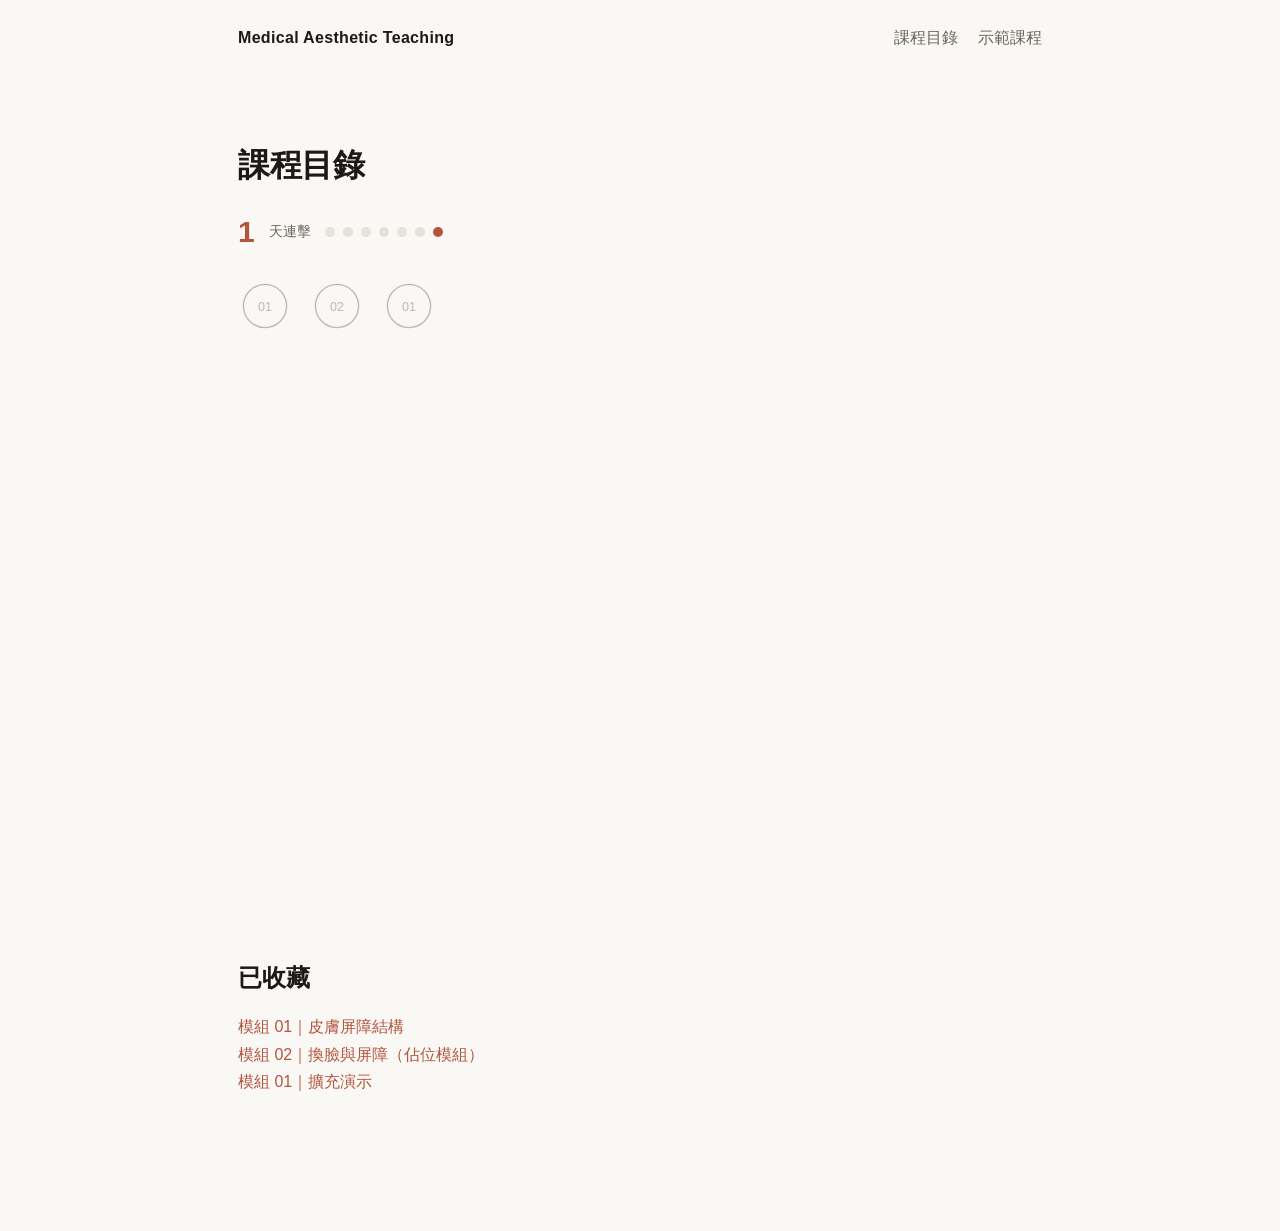
<file: pages/index.html>
<!DOCTYPE html>
<!-- 框架層骨架頁（新增課程時本檔零改動——內容全由 courses.yml 註冊表驅動） -->
<html lang="zh-Hant">
<head>
<meta charset="utf-8">
<meta name="viewport" content="width=device-width, initial-scale=1">
<title>醫美教學站｜課程目錄</title>
<link rel="stylesheet" href="../assets/css/site.css">
<script src="../assets/js/site.js" defer></script>
</head>
<body data-page="home">
<div id="m12-scroll-progress" data-mid="M12" aria-hidden="true"></div>
<header class="topbar"><span class="brand">Medical Aesthetic Teaching</span>
<nav><a href="index.html">課程目錄</a><a href="course.html">示範課程</a></nav></header>
<main class="wrap">
  <h1 class="reveal">課程目錄</h1>
  <!-- M6 連擊：數字＋7 格圓點日曆 -->
  <div class="streak-row" id="m6-streak" data-mid="M6"><span class="streak-count">0</span><span class="muted">天連擊</span><span class="streak-dots"><i></i><i></i><i></i><i></i><i></i><i></i><i></i></span></div>
  <!-- M5 印章槽：達標模組點亮 -->
  <div class="seal-row" id="m5-seal-row" data-mid="M5"></div>
  <!-- M10 路徑卡（註冊表驅動） -->
  <div id="m10-path-cards" data-mid="M10"></div>
  <!-- M11 已收藏區 -->
  <h2 class="reveal">已收藏</h2>
  <ul id="m11-bookmark-shelf" data-mid="M11" style="list-style:none;padding:0"></ul>
</main>
</body>
</html>
</file>
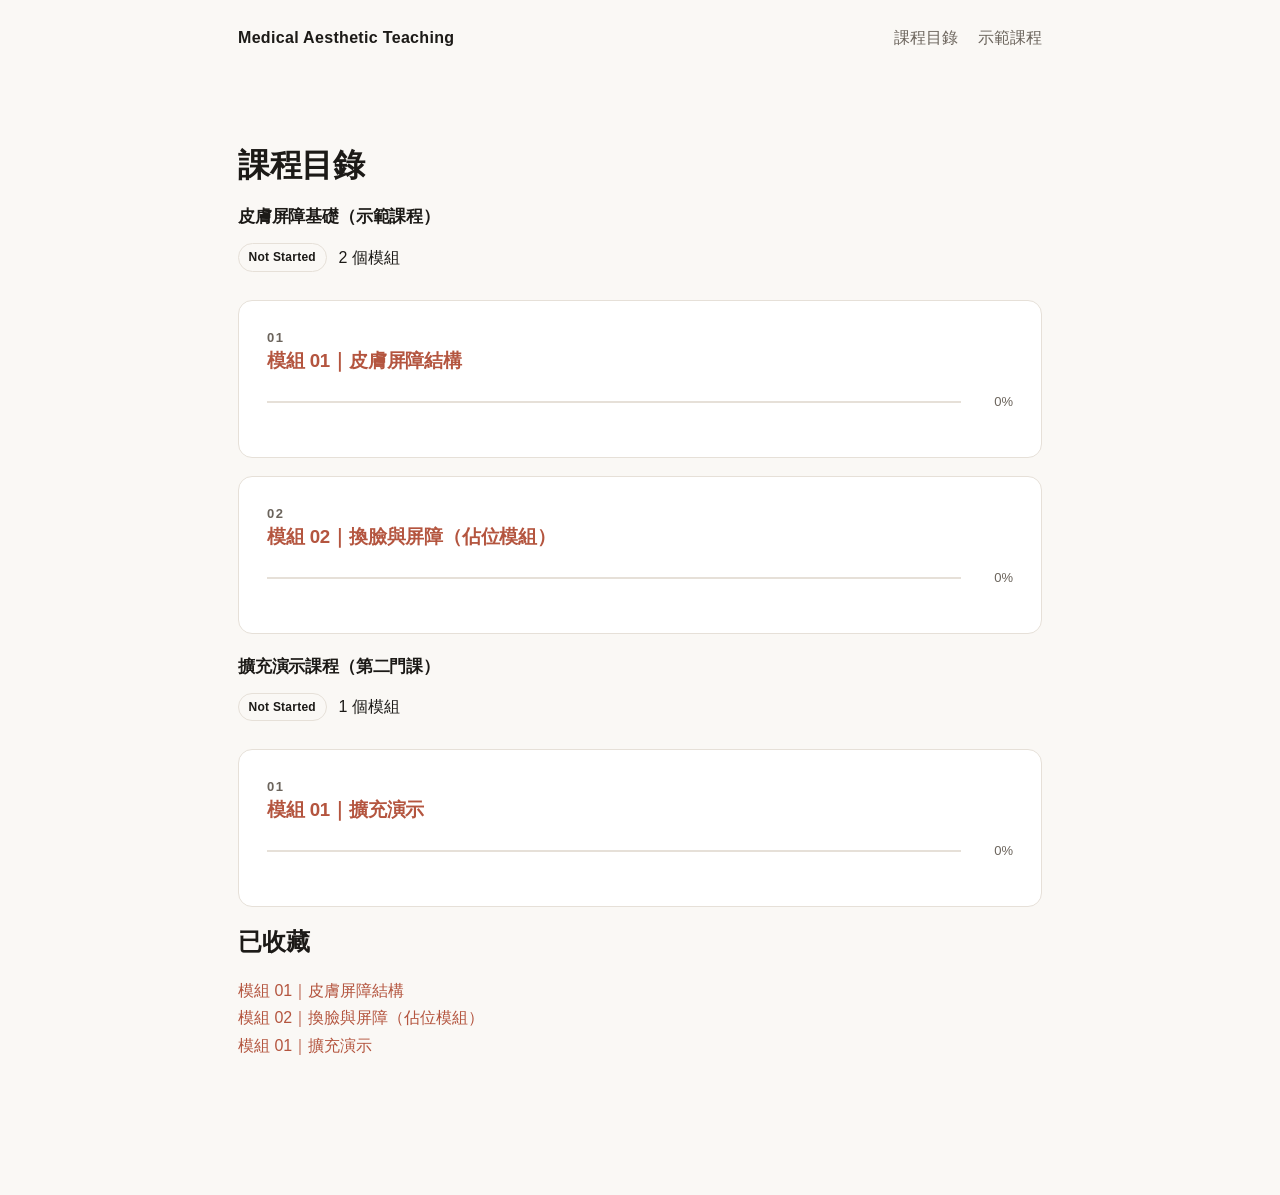
<file: site/pages/index.html>
<!DOCTYPE html>
<!-- 框架層骨架頁（新增課程時本檔零改動——內容全由 courses.yml 註冊表驅動） -->
<html lang="zh-Hant">
<head>
<meta charset="utf-8">
<meta name="viewport" content="width=device-width, initial-scale=1">
<title>醫美教學站｜課程目錄</title>
<link rel="stylesheet" href="../assets/css/site.css?v=4">
<script src="../assets/js/site.js?v=4" defer></script>
</head>
<body data-page="home">
<div id="m12-scroll-progress" data-mid="M12" aria-hidden="true"></div>
<header class="topbar"><span class="brand">Medical Aesthetic Teaching</span>
<nav><a href="index.html">課程目錄</a><a href="course.html">示範課程</a></nav></header>
<main class="wrap">
  <h1 class="reveal">課程目錄</h1>
  <!-- M10 路徑卡（註冊表驅動） -->
  <div id="m10-path-cards" data-mid="M10"></div>
  <!-- M11 已收藏區 -->
  <h2 class="reveal">已收藏</h2>
  <ul id="m11-bookmark-shelf" data-mid="M11" style="list-style:none;padding:0"></ul>
</main>
</body>
</html>
</file>
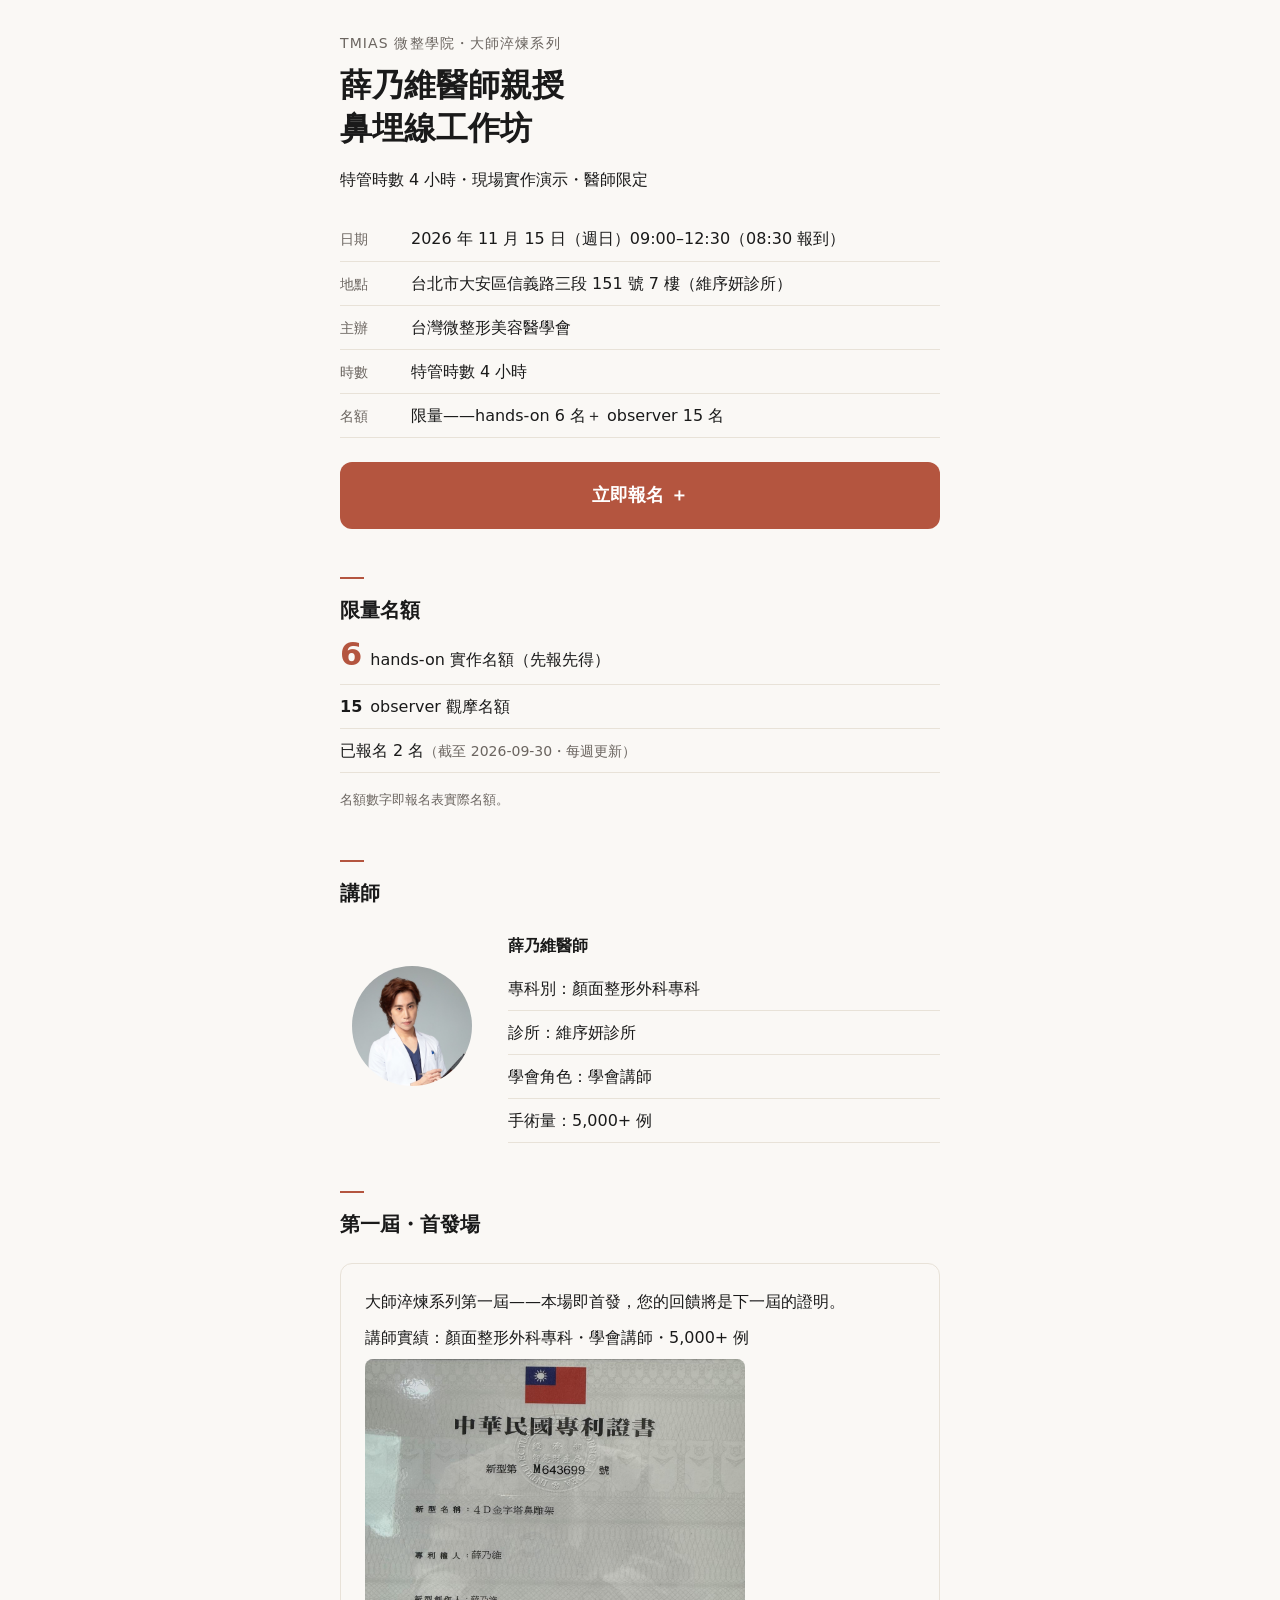
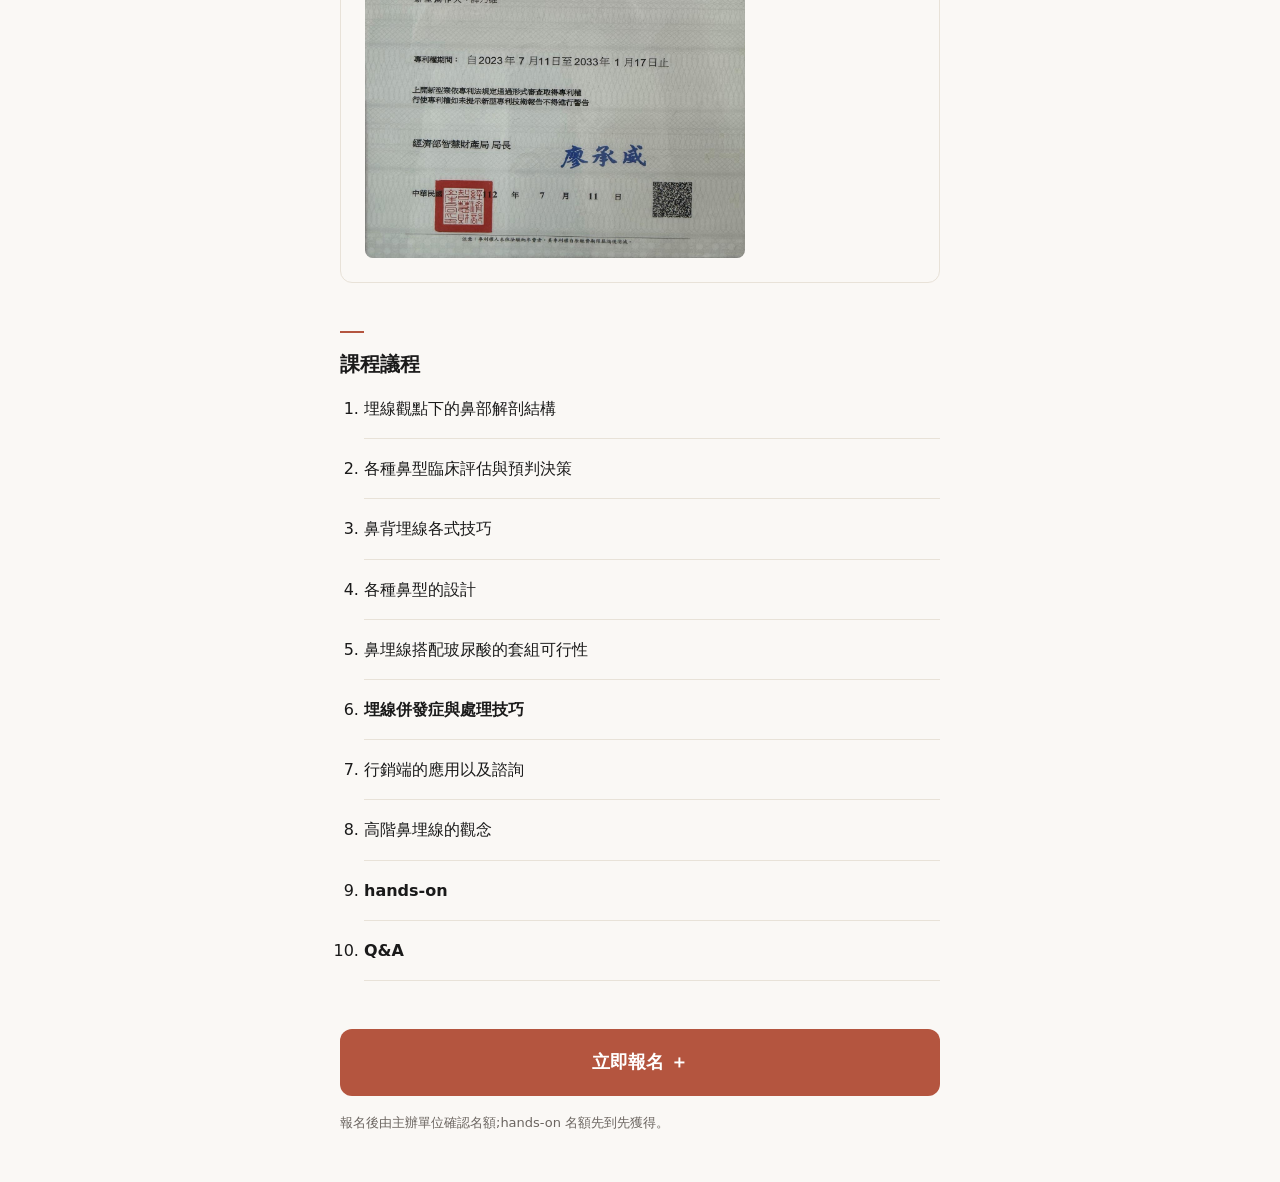
<file: site/landing/tmias191/index.html>
<!DOCTYPE html>
<html lang="zh-Hant">
<head>
<meta charset="UTF-8">
<meta name="viewport" content="width=device-width, initial-scale=1">

<!-- ===== Meta（手寫，非 CMS 模板）=====
     部署前必做：把下方所有 qqhairdoctor.com/landing/tmias191/ 佔位換成實際部署路徑（canonical／og:url 須與之一致）。 -->
<title>薛乃維醫師親授・鼻埋線工作坊｜TMIAS 微整學院大師淬煉系列（2026/11/15 台北）</title>
<meta name="description" content="TMIAS 微整學院大師淬煉系列：薛乃維醫師親授鼻埋線工作坊，授課時數 4 小時、名額限量、現場實作演示。2026/11/15（日）於台北市大安區信義路三段維序妍診所，即刻報名。">

<!-- canonical＝self（本頁差異化內容自有 canonical,不 cross-domain 指回學會 CMS 頁——已定案:跨域 canonical 是單向 hint,會把 authority 倒貼給平台頁) -->
<link rel="canonical" href="https://qqhairdoctor.com/landing/tmias191/">

<!-- ===== Open Graph（社群分享預覽）=====
     og:image 目前為佔位絕對 URL,上線後需置換實際上傳的 1200×630 圖檔,
     且路徑不得落在被 robots.txt Disallow 的位置（社群爬蟲可抓路徑）。
     ⚠ DOM 有 tag 只是代理指標——上線後務必用分享預覽調試工具實抓驗證（見規格 md「上線驗證」節）。 -->
<meta property="og:title" content="薛乃維醫師親授・鼻埋線工作坊｜2026/11/15 台北・名額限量">
<meta property="og:description" content="TMIAS 微整學院大師淬煉系列：薛乃維醫師親授鼻埋線工作坊，現場實作演示，授課時數 4 小時。立即佔名額。">
<meta property="og:image" content="https://qqhairdoctor.com/landing/tmias191/og-image.jpg">
<meta property="og:image:width" content="1200">
<meta property="og:image:height" content="630">
<meta property="og:url" content="https://qqhairdoctor.com/landing/tmias191/">
<meta property="og:type" content="website">
<meta property="og:site_name" content="維序妍診所 Vesuyan">
<meta property="og:locale" content="zh_TW">

<!-- ===== Twitter/X Card（fallback 預覽）===== -->
<meta name="twitter:card" content="summary_large_image">
<meta name="twitter:title" content="薛乃維醫師親授・鼻埋線工作坊｜2026/11/15 台北">
<meta name="twitter:description" content="TMIAS 微整學院大師淬煉系列,現場實作演示,4 小時授課時數,名額限量。">
<meta name="twitter:image" content="https://qqhairdoctor.com/landing/tmias191/og-image.jpg">

<!-- ===== Schema.org Event JSON-LD（本頁唯一自有槓桿:官方 CMS 頁加不了,本頁加得上）===== -->
<script type="application/ld+json">
{
  "@context": "https://schema.org",
  "@type": "Event",
  "name": "TMIAS 微整學院大師淬煉系列——薛乃維醫師鼻埋線工作坊",
  "startDate": "2026-11-15T09:00:00+08:00",
  "endDate": "2026-11-15T12:30:00+08:00",
  "eventAttendanceMode": "OnsiteEventAttendanceMode",
  "performerMaxAttendeeCount": 21,
 "maximumAttendeeCapacity": 21,
  "eventStatus": "EventScheduled",
  "description": "薛乃維醫師親授鼻埋線工作坊,含現場實作演示,授課時數 4 小時（hands-on 6 名＋observer 15 名）。",
  "organizer": {
    "@type": "Organization",
    "name": "台灣微整形美容醫學會（TMIAS）"
  },
  "performer": {
    "@type": "Person",
    "name": "薛乃維"
  },
  "location": {
    "@type": "Place",
    "name": "維序妍診所",
    "address": {
      "@type": "PostalAddress",
      "addressRegion": "台灣台北市大安區",
      "streetAddress": "信義路三段 151 號 7 樓"
    }
  },
  "offers": {
    "@type": "Offer",
    "url": "https://www.surveycake.com/s/7m3mA",
    "availability": "https://schema.org/InStock",
    "validThrough": "2026-11-14T23:59:00+08:00"
  }
}
</script>

<style>
  /* 行動優先・無框架・系統字體・内聯 CSS */
  :root {
    --color-bg: #faf8f5;
    --color-accent: #b4553f;        /* 全站唯一強調色；CTA、稀缺數字、區塊標題線 */
    --color-ink: #1a1a1a;
    --color-muted: #6b6560;
    --color-hairline: #e8e2d8;
    --font-family: system-ui, -apple-system, "PingFang TC", "Microsoft JhengHei", "Noto Sans TC", sans-serif;
    --fs-body: 1rem; --fs-sm: .875rem; --fs-h1: clamp(1.5rem, 6vw, 2rem); --fs-h2: 1.25rem;
    --space-2: .5rem; --space-4: 1rem; --space-6: 1.5rem; --space-8: 2rem; --space-12: 3rem;
    --transition-fast: 150ms ease; --transition-normal: 250ms ease; /* 只用 150–300ms 單發 */
  }
  *, *::before, *::after { box-sizing: border-box; }
  html { font-size: 16px; }
  body {
    margin: 0;
    font-family: var(--font-family);
    color: var(--color-ink);
    background: var(--color-bg);
    line-height: 1.7;
    -webkit-font-smoothing: antialiased;
  }
  .wrap { max-width: 640px; margin: 0 auto; padding: var(--space-8) 20px var(--space-12); }
  section { margin-top: var(--space-12); } /* 區塊間＝--space-12（§2 鎖），留白分隔、不分隔線 */

  /* L2 區塊標題：24×2px accent 標題線（token 註明「區塊標題線」唯一落點） */
  h2 { font-size: var(--fs-h2); font-weight: 700; line-height: 1.5; margin: 0; }
  h2::before { content: ""; display: block; width: 24px; height: 2px; background: var(--color-accent); margin-bottom: var(--space-4); }
  h2 + * { margin-top: var(--space-6); } /* 區塊內元件間 --space-6 */

  .eyebrow { font-size: var(--fs-sm); letter-spacing: .08em; color: var(--color-muted); margin: 0 0 var(--space-2); }
  h1 { font-size: var(--fs-h1); line-height: 1.35; margin: 0 0 var(--space-4); font-weight: 700; }
  .subtitle { font-size: var(--fs-body); margin: 0 0 var(--space-6); }
  .keyinfo { list-style: none; padding: 0; margin: 0 0 var(--space-6); }
  .keyinfo li { padding: var(--space-2) 0; border-bottom: 1px solid var(--color-hairline); display: flex; gap: var(--space-2); align-items: baseline; }
  .keyinfo .k { flex: 0 0 4.5em; color: var(--color-muted); font-size: var(--fs-sm); }

  /* CTA（§10）：頂＋尾同一元件；全站 destination 只有一條 */
  .cta {
    display: block;
    text-align: center;
    background: var(--color-accent);
    color: #fff;
    text-decoration: none;
    font-size: 1.125rem;
    font-weight: 700;
    padding: 18px 24px; /* 觸控目標 ≥44px（§4 現值保持） */
    border-radius: 12px;
    margin: var(--space-4) 0 0;
    transition: opacity var(--transition-fast);
  }
  .cta:hover { opacity: .94; }
  .cta:active { opacity: .9; }
  .cta:focus-visible { outline: 2px solid var(--color-accent); outline-offset: 3px; }
  .cta:visited { color: #fff; }
  .note { font-size: .8125rem; color: var(--color-muted); margin: var(--space-4) 0 0; }

  /* 區塊 2・真實稀缺：keyinfo 語彙（hairline 細線分隔、baseline 對齊） */
  .rows { list-style: none; padding: 0; margin: 0; }
  .rows li { padding: var(--space-2) 0; border-bottom: 1px solid var(--color-hairline); display: flex; gap: var(--space-2); align-items: baseline; }
  .big { font-size: var(--fs-h1); font-weight: 700; color: var(--color-accent); line-height: 1.35; } /* L5 稀缺大數字：全站只出現在區塊 2 的 hands-on */
  .rows .plain { font-weight: 700; color: var(--color-ink); }

  /* 區塊 3・講師資歷 */
  .who-name { font-size: var(--fs-body); font-weight: 700; margin: 0 0 var(--space-2); }
  .who-cred { list-style: none; padding: 0; margin: 0; }
  .who-cred li { padding: var(--space-2) 0; border-bottom: 1px solid var(--color-hairline); }
  .data-pending { color: var(--color-muted); font-size: var(--fs-sm); }

  /* 區塊 4・社會證明（佔位狀態＝信任條） */
  .trust { border: 1px solid var(--color-hairline); border-radius: 12px; padding: var(--space-6); margin-top: var(--space-6); }
  .trust p { margin: 0; }
  .trust p + p { margin-top: var(--space-2); }
  .patent img { display: block; width: 100%; max-width: 380px; height: auto; border-radius: 8px; margin-top: var(--space-2); }

  /* 區塊 5・議程：原生 ol marker、不自訂 counter；加重僅字重 700、不用 accent */
  .agenda { padding-left: var(--space-6); margin: 0; }
  .agenda li { padding: var(--space-4) 0; border-bottom: 1px solid var(--color-hairline); }

  /* 動效（§3/§8 鎖）：區塊 2–5 單發淡入＋上移 12px；Hero 與尾 CTA 不動 */
  @keyframes reveal-up {
    from { opacity: 0; transform: translateY(12px); }
    to { opacity: 1; transform: translateY(0); }
  }
  @supports (animation-timeline: view()) {
    .reveal { animation: reveal-up var(--transition-normal) both; animation-timeline: view(); }
  }
  @media (prefers-reduced-motion: reduce) {
    *, *::before, *::after { animation: none !important; transition: none !important; }
  }

  /* 唯一 breakpoint（§11）：僅講師區塊轉雙欄，其餘不動 */
  @media (min-width: 640px) {
    .who-grid { display: grid; grid-template-columns: 144px 1fr; gap: var(--space-6); align-items: center; }
    .who-photo img { width: 144px; height: 144px; }
  }
  .who-photo { margin: 0 0 var(--space-6); }
  .who-photo img { display: block; width: 120px; height: 120px; border-radius: 50%; margin: 0 auto; }
</style>
</head>
<body>
<main class="wrap">

  <!-- 區塊 1・Hero（主視口，不動效）：眉標 → H1 → 副標 → 關鍵資訊 → 報名鈕 -->
  <header class="hero">
    <p class="eyebrow">TMIAS 微整學院・大師淬煉系列</p>
    <h1>薛乃維醫師親授<br>鼻埋線工作坊</h1>
    <p class="subtitle">特管時數 4 小時・現場實作演示・醫師限定</p>

    <ul class="keyinfo">
      <li><span class="k">日期</span><span>2026 年 11 月 15 日（週日）09:00–12:30（08:30 報到）</span></li>
      <li><span class="k">地點</span><span>台北市大安區信義路三段 151 號 7 樓（維序妍診所）</span></li>
      <li><span class="k">主辦</span><span>台灣微整形美容醫學會</span></li>
      <li><span class="k">時數</span><span>特管時數 4 小時</span></li>
      <li><span class="k">名額</span><span>限量——hands-on 6 名＋ observer 15 名</span></li>
    </ul>

    <!-- 全站唯一 destination：直接流量,不帶 UTM（按鈕實例可重複,同字同連結） -->
    <a class="cta" href="https://www.surveycake.com/s/7m3mA">立即報名 ＋</a>
  </header>

  <!-- 區塊 2・真實稀缺（緊貼首屏下緣；375px 下 h2 標題線露出折線下） -->
  <section class="reveal">
    <h2>限量名額</h2>
    <ul class="rows">
      <li><span class="big">6</span><span>hands-on 實作名額（先報先得）</span></li>
      <li><span class="plain">15</span><span>observer 觀摩名額</span></li>
      <li><span>已報名 2 名<span class="data-pending">（截至 2026-09-30・每週更新）</span></span></li><!-- 每週更新位（素材輪 Q3 鎖）：現況 2 單＝秘書確認鎖定單（Q16）；上線日填最終實數,不做假倒數、不做動態計數器 -->
    </ul>
    <p class="note">名額數字即報名表實際名額。</p>
  </section>

  <!-- 區塊 3・講師資歷（具名＋可驗證；無數據列不渲染、不留灰框） -->
  <section class="reveal">
    <h2>講師</h2>
    <div class="who-grid">
      <div class="who-photo">
        <!-- 素材輪鎖定（2026-09-30 晚）：素材已到、DATA PENDING 解除——720×720 JPEG 63KB（規格內）；alt 按 §9 模板填滿 -->
        <img src="assets/doctor-720.jpg" alt="薛乃維醫師——維序妍診所顏面整形外科專科，學會講師的照片" width="120" height="120" loading="lazy" decoding="async">
      </div>
      <div>
        <p class="who-name">薛乃維醫師</p>
        <ul class="who-cred">
          <li>專科別：顏面整形外科專科</li>
          <li>診所：維序妍診所</li>
          <li>學會角色：學會講師</li>
          <li>手術量：5,000+ 例</li>
        </ul>
      </div>
    </div>
  </section>

  <!-- 區塊 4・社會證明（素材輪鎖定：無往期學員＝第一屆！改「第一屆・首發場」稀缺正向包裝，與限量區塊同向；內容＝講師實績條＋專利證書展示位） -->
  <section class="reveal">
    <h2>第一屆・首發場</h2>
    <div class="trust">
      <p>大師淬煉系列第一屆——本場即首發，您的回饋將是下一屆的證明。</p>
      <p>講師實績：顏面整形外科專科・學會講師・5,000+ 例</p>
      <!-- 專利證書（素材已到：透視校正＋反光壓制＋≤250KB；380px 顯示尺寸 vision 驗收 PASS） -->
      <p class="patent"><img src="assets/patent-certificate.jpg" alt="中華民國專利證書——新型第M643699號，新型名稱4D金字塔鼻雕架，專利權人薛乃維" loading="lazy" decoding="async"></p>
    </div>
  </section>

<!-- 區塊 5・議程：原學會頁九條＋Zack 加的 hands-on（第9）；Q&A 移末；加重僅字重 700、不用 accent -->
  <section class="reveal">
    <h2>課程議程</h2>
    <ol class="agenda">
      <li>埋線觀點下的鼻部解剖結構</li>
      <li>各種鼻型臨床評估與預判決策</li>
      <li>鼻背埋線各式技巧</li>
      <li>各種鼻型的設計</li>
      <li>鼻埋線搭配玻尿酸的套組可行性</li>
      <li><strong>埋線併發症與處理技巧</strong></li>
      <li>行銷端的應用以及諮詢</li>
      <li>高階鼻埋線的觀念</li>
      <li><strong>hands-on</strong></li>
      <li><strong>Q&amp;A</strong></li>
    </ol>
  </section>

  <!-- 區塊 6・尾 CTA（與頂部同元件同字同連結；不動效） -->
  <section>
    <a class="cta" href="https://www.surveycake.com/s/7m3mA">立即報名 ＋</a>
    <p class="note">報名後由主辦單位確認名額;hands-on 名額先到先獲得。</p>
  </section>

</main>
</body>
</html>
</file>
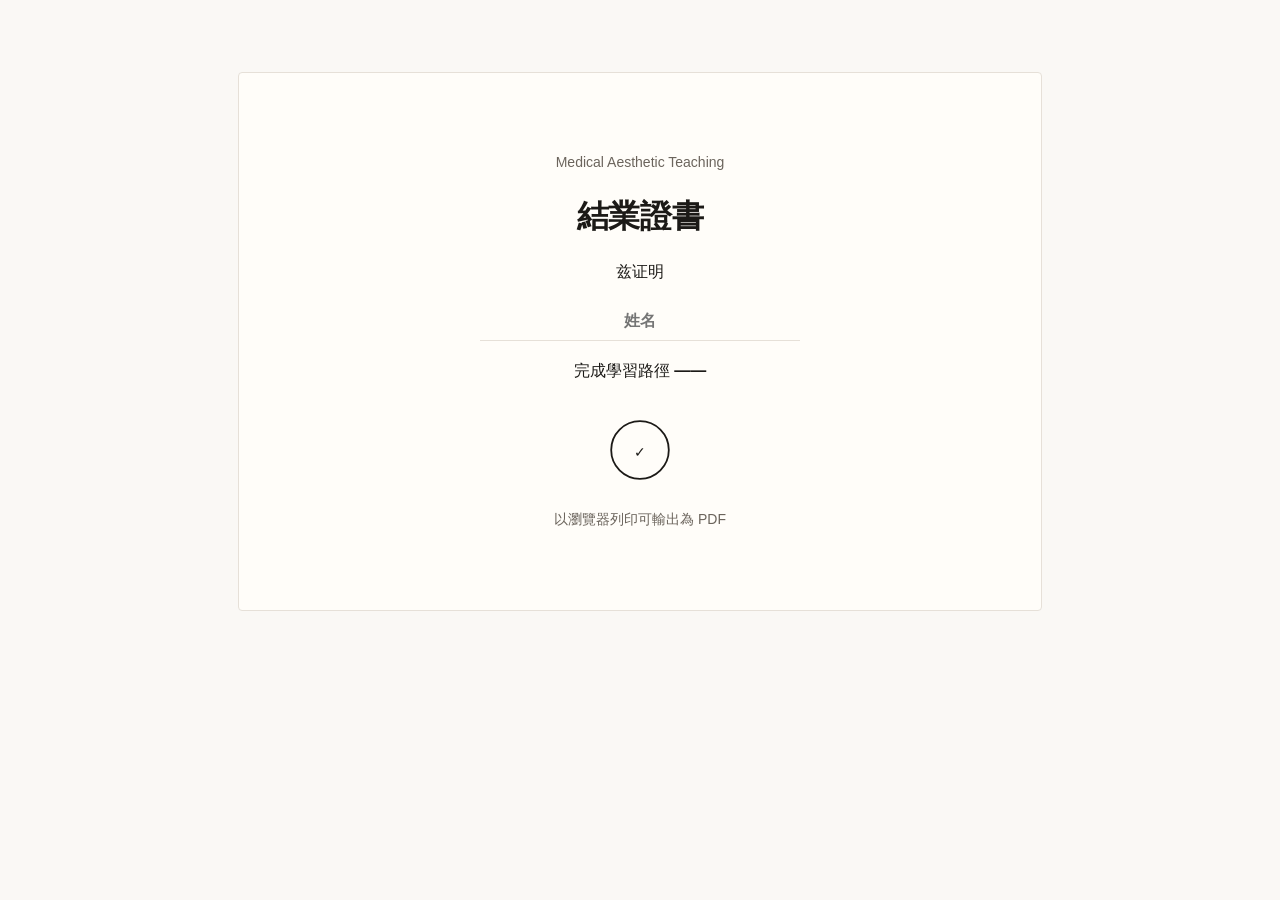
<file: pages/certificate.html>
<!DOCTYPE html>
<!-- M13 證書頁（框架層骨架，對所有課程通用；姓名存 localStorage） -->
<html lang="zh-Hant">
<head>
<meta charset="utf-8">
<meta name="viewport" content="width=device-width, initial-scale=1">
<title>結業證書｜Medical Aesthetic Teaching</title>
<link rel="stylesheet" href="../assets/css/site.css">
<style>@media print { nav, .no-print { display: none; } }</style>
<script src="../assets/js/site.js" defer></script>
</head>
<body data-page="certificate">
<div id="m12-scroll-progress" data-mid="M12" aria-hidden="true"></div>
<main class="wrap">
  <div class="cert-sheet" id="m13-certificate" data-mid="M13">
    <p class="muted no-print"> Medical Aesthetic Teaching</p>
    <h1>結業證書</h1>
    <p>兹证明</p>
    <input type="text" id="cert-name" placeholder="姓名" aria-label="姓名">
    <p>完成學習路徑 <strong id="cert-course">——</strong></p>
    <div class="seal"><svg width="72" height="72" viewBox="0 0 60 60" fill="none" stroke="currentColor" stroke-width="1.5" style="stroke-dasharray:220;animation:draw 300ms cubic-bezier(.22,.61,.36,1) 1 forwards"><circle cx="30" cy="30" r="24"/><text x="30" y="36" text-anchor="middle" font-size="12" stroke="none" fill="currentColor">✓</text></svg></div>
    <p class="muted no-print">以瀏覽器列印可輸出為 PDF</p>
  </div>
</main>
<script>
// certificate 頁專用渲染（讀注册表＋localStorage；非互動機制，不動框架層）
document.addEventListener("DOMContentLoaded", async () => {
  const ls = k => { try { return JSON.parse(localStorage.getItem(k)) ?? ""; } catch { return ""; } };
  const params = new URLSearchParams(location.search);
  const courseId = params.get("course");
  if (courseId) document.getElementById("cert-course").textContent = courseId;
  const nameEl = document.getElementById("cert-name");
  nameEl.value = ls("mats-name");
  nameEl.addEventListener("input", () => localStorage.setItem("mats-name", JSON.stringify(nameEl.value)));
});
</script>
</body>
</html>
</file>
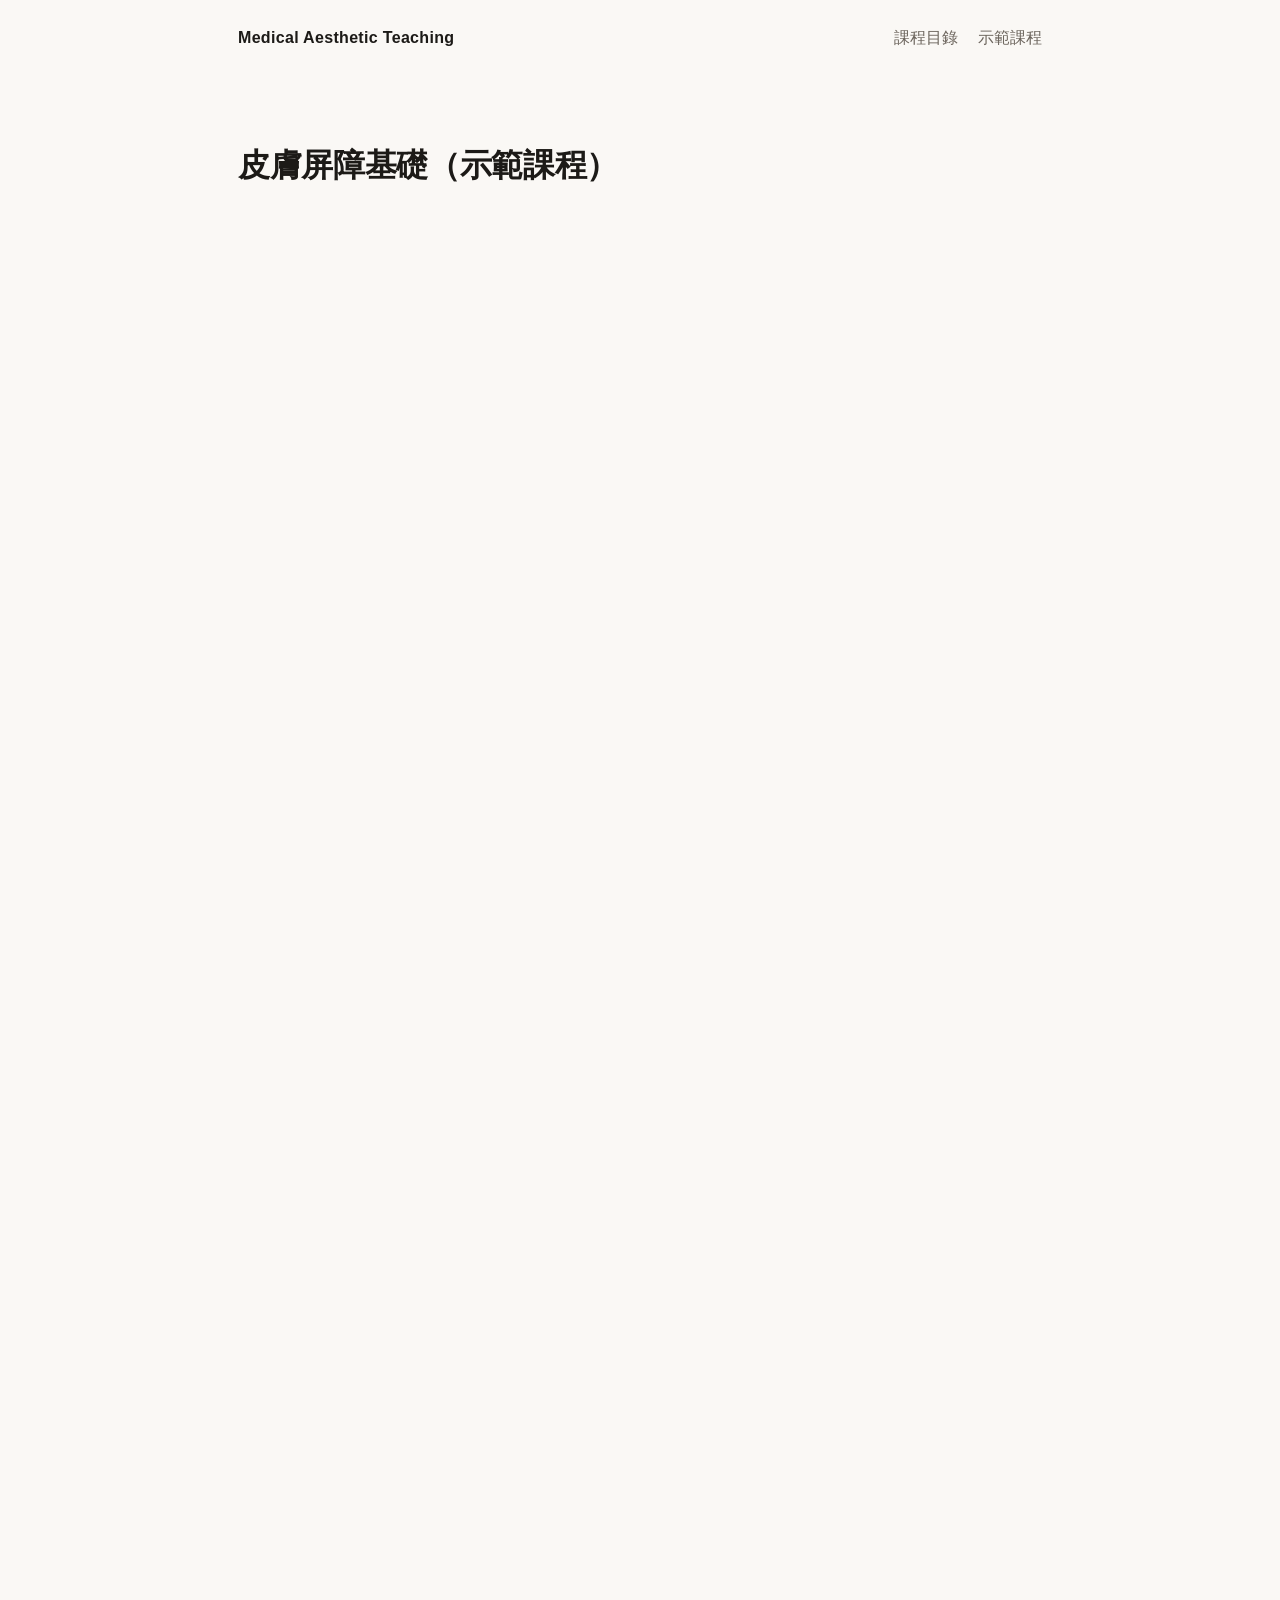
<file: pages/course.html>
<!DOCTYPE html>
<!-- 框架層骨架頁（新增課程時本檔零改動——課程内容由 content/courses/*.json 驅動） -->
<html lang="zh-Hant">
<head>
<meta charset="utf-8">
<meta name="viewport" content="width=device-width, initial-scale=1">
<title>醫美教學站｜教學頁</title>
<link rel="stylesheet" href="../assets/css/site.css">
<script src="../assets/js/site.js" defer></script>
</head>
<body data-page="course">
<div id="m12-scroll-progress" data-mid="M12" aria-hidden="true"></div>
<header class="topbar"><span class="brand">Medical Aesthetic Teaching</span>
<nav><a href="index.html">課程目錄</a><a href="course.html">示範課程</a></nav></header>
<main class="wrap">
  <h1 id="course-title" class="reveal"></h1>
  <div id="module-zone"></div>
  <!-- M13 證書入口：全部模組達標才出現 -->
  <div id="m13-cert-entry" data-mid="M13" style="display:none">
    <h2>領取結業證書</h2>
    <input type="text" placeholder="輸入你的姓名" aria-label="姓名">
    <button class="btn">生成證書</button>
  </div>
</main>
</body>
</html>
</file>
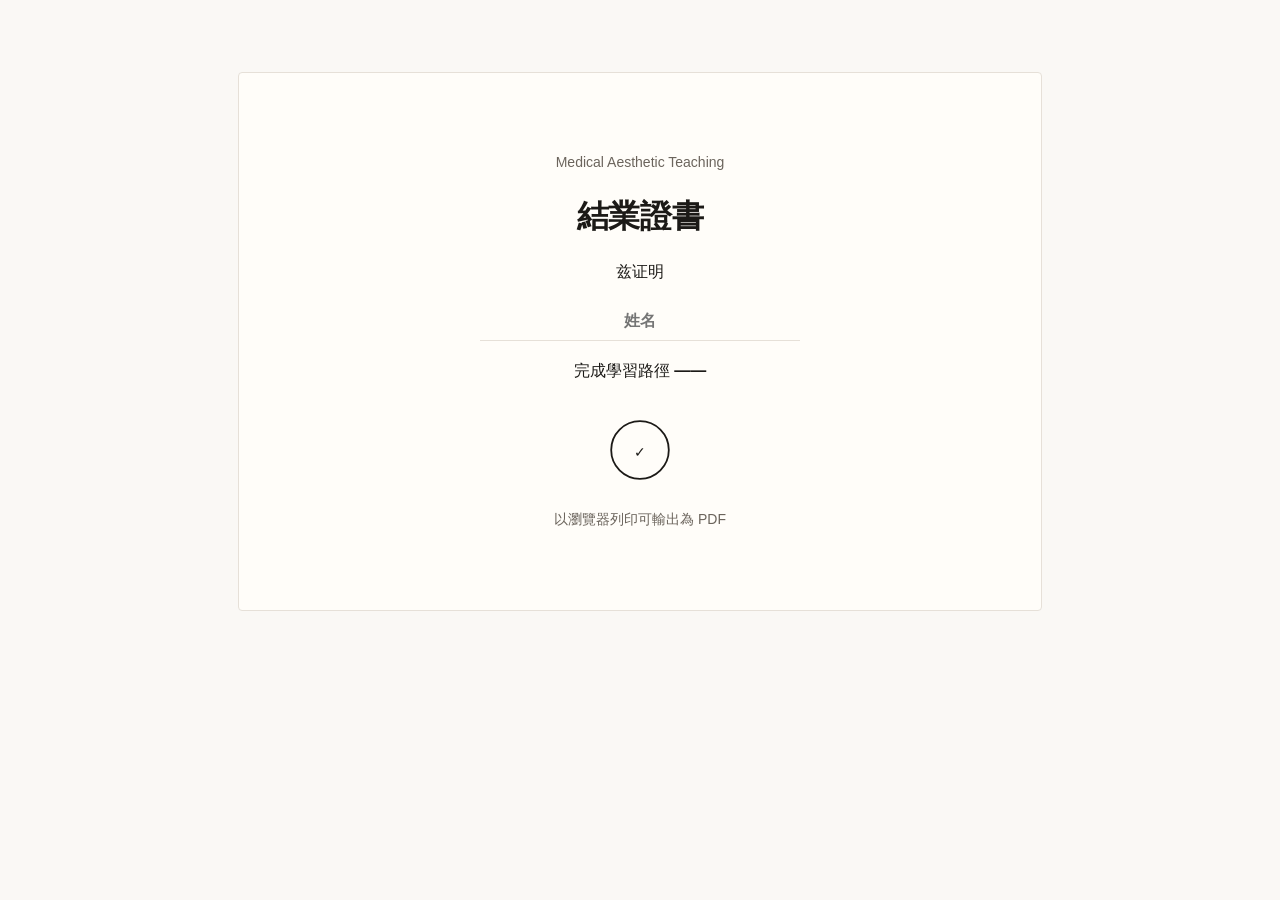
<file: site/pages/certificate.html>
<!DOCTYPE html>
<!-- M13 證書頁（框架層骨架，對所有課程通用；姓名存 localStorage） -->
<html lang="zh-Hant">
<head>
<meta charset="utf-8">
<meta name="viewport" content="width=device-width, initial-scale=1">
<title>結業證書｜Medical Aesthetic Teaching</title>
<link rel="stylesheet" href="../assets/css/site.css?v=4">
<style>@media print { nav, .no-print { display: none; } }</style>
<script src="../assets/js/site.js?v=4" defer></script>
</head>
<body data-page="certificate">
<div id="m12-scroll-progress" data-mid="M12" aria-hidden="true"></div>
<main class="wrap">
  <div class="cert-sheet" id="m13-certificate" data-mid="M13">
    <p class="muted no-print"> Medical Aesthetic Teaching</p>
    <h1>結業證書</h1>
    <p>兹证明</p>
    <input type="text" id="cert-name" placeholder="姓名" aria-label="姓名">
    <p>完成學習路徑 <strong id="cert-course">——</strong></p>
    <div class="seal"><svg width="72" height="72" viewBox="0 0 60 60" fill="none" stroke="currentColor" stroke-width="1.5" style="stroke-dasharray:220;animation:draw 300ms cubic-bezier(.22,.61,.36,1) 1 forwards"><circle cx="30" cy="30" r="24"/><text x="30" y="36" text-anchor="middle" font-size="12" stroke="none" fill="currentColor">✓</text></svg></div>
    <p class="muted no-print">以瀏覽器列印可輸出為 PDF</p>
  </div>
</main>
<script>
// certificate 頁專用渲染（讀注册表＋localStorage；非互動機制，不動框架層）
document.addEventListener("DOMContentLoaded", async () => {
  const ls = k => { try { return JSON.parse(localStorage.getItem(k)) ?? ""; } catch { return ""; } };
  const params = new URLSearchParams(location.search);
  const courseId = params.get("course");
  if (courseId) document.getElementById("cert-course").textContent = courseId;
  const nameEl = document.getElementById("cert-name");
  nameEl.value = ls("mats-name");
  nameEl.addEventListener("input", () => localStorage.setItem("mats-name", JSON.stringify(nameEl.value)));
});
</script>
</body>
</html>
</file>
<file: assets/css/site.css>
/* ============================================================
   Medical-Aesthetic Teaching Site — 全站樣式（框架層）
   視覺基線（映射表第 11 行）：淺底＋單一 --accent token＋無襯線＋150–300ms 單次動效。
   排除清單：無終端機視窗元素、無等寬字體族、無黑底綠字。
   ============================================================ */

:root {
  --bg: #faf8f5;          /* 米白淺底 */
  --surface: #ffffff;      /* 卡片面 */
  --ink: #1c1a17;          /* 墨黑字 */
  --ink-soft: #6b645c;     /* 次級字 */
  --hairline: #e6e0d8;     /* 細線 */
  --accent: #b4553f;       /* 唯一強調色 token（Joseph Berry 克制調色盤；品牌色定案前佔位） */
  --warn: #8c4a4a;         /* 低飽和暖紅（M2 錯誤回饋） */
  --ease: cubic-bezier(.22,.61,.36,1);
  --dur: 220ms;            /* 動效節奏：單次播放，150–300ms */
}

* { box-sizing: border-box; }
html { scroll-behavior: smooth; }
body {
  margin: 0;
  background: var(--bg);
  color: var(--ink);
  font-family: "Inter", "Helvetica Neue", "Segoe UI", "PingFang TC", "Noto Sans TC", sans-serif;
  font-size: 16px;
  line-height: 1.7;
}
h1, h2, h3 { letter-spacing: -0.01em; line-height: 1.25; }
a { color: var(--accent); text-decoration: none; }

/* ---- M12：頂部 2px 閱讀進度線（捲動填充，--accent） ---- */
#m12-scroll-progress {
  position: fixed; top: 0; left: 0; height: 2px; width: 0;
  background: var(--accent); z-index: 50;
}
/* ---- M12：章節進入視窗單次位移淡入（150–300ms） ---- */
.reveal { opacity: 0; transform: translateY(14px); }
.reveal.revealed {
  opacity: 1; transform: none;
  transition: opacity var(--dur) var(--ease), transform var(--dur) var(--ease);
}

.wrap { max-width: 860px; margin: 0 auto; padding: 72px 28px 120px; }
.topbar { display: flex; justify-content: space-between; align-items: baseline; padding: 24px 28px 0; max-width: 860px; margin: 0 auto; }
.topbar .brand { font-weight: 700; letter-spacing: .02em; }
.topbar nav a { margin-left: 20px; color: var(--ink-soft); }

/* ---- 卡片（Khan 式模組化層級） ---- */
.card {
  background: var(--surface); border: 1px solid var(--hairline);
  border-radius: 14px; padding: 26px 28px; margin: 18px 0;
}
.card h3 { margin-top: 0; }
.muted { color: var(--ink-soft); font-size: 14px; }

/* ---- M1：模組卡頂部細進度條（實心細線＋百分比） ---- */
.m1-progress { display: flex; align-items: center; gap: 12px; margin-bottom: 18px; }
.m1-progress .bar { flex: 1; height: 2px; background: var(--hairline); position: relative; }
.m1-progress .bar > span { position: absolute; left: 0; top: 0; height: 2px; background: var(--accent); display: block; }
.m1-progress .pct { font-size: 13px; color: var(--ink-soft); min-width: 40px; text-align: right; }

/* ---- M1：標記完成核取框 ---- */
.m1-check { display: flex; align-items: center; gap: 10px; padding: 10px 0; border-top: 1px solid var(--hairline); cursor: pointer; }
.m1-check input { accent-color: var(--accent); width: 15px; height: 15px; cursor: pointer; }

/* ---- M11：書籤細線圖標（模組卡右上角） ---- */
.m11-bookmark { position: absolute; top: 18px; right: 18px; background: none; border: 0; padding: 4px; cursor: pointer; color: var(--ink-soft); }
.m11-bookmark.saved { color: var(--accent); }
.card { position: relative; }

/* ---- M3：鎖狀態 ---- */
.m3-lock-note { display: none; color: var(--ink-soft); font-size: 14px; border: 1px dashed var(--hairline); border-radius: 10px; padding: 10px 14px; margin-top: 12px; }
.card.locked .m3-lock-note { display: block; }
.card.locked .lock-svg { vertical-align: -3px; margin-right: 6px; }

/* ---- M2：測驗卡即時回饋 ---- */
.quiz-q { padding: 18px 0; border-top: 1px solid var(--hairline); }
.quiz-q:first-of-type { border-top: 0; }
.quiz-q[hidden] { display: none; }
.opts { display: flex; flex-direction: column; gap: 8px; margin: 12px 0; }
.opt { display: flex; gap: 10px; align-items: center; border: 1px solid var(--hairline); border-radius: 10px; padding: 10px 14px; cursor: pointer; }
.opt input { accent-color: var(--accent); }
.btn {
  font: inherit; font-weight: 600; color: #fff; background: var(--accent);
  border: 0; border-radius: 10px; padding: 9px 20px; cursor: pointer;
}
.btn.ghost { background: none; color: var(--accent); border: 1px solid var(--accent); font-weight: 600; }
.feedback { margin-top: 10px; font-weight: 600; min-height: 24px; }
.feedback.ok { color: var(--accent); }
.feedback.bad { color: var(--warn); }
.feedback.show { animation: nudge 200ms var(--ease) 1; } /* 單次 200ms 位移＋淡入（Joseph Berry 節奏） */
@keyframes nudge { from { opacity: 0; transform: translateY(6px); } to { opacity: 1; transform: none; } }

/* ---- M8：提示階梯（逐級展開、單次淡入） ---- */
.hint-ladder { margin-top: 10px; }
.hint-ladder button { font: inherit; background: none; border: 0; color: var(--accent); cursor: pointer; padding: 2px 0; display: block; text-align: left; }
.hint-ladder button:disabled { color: var(--ink-soft); cursor: default; }
.hint-ladder .hint { display: none; border-left: 2px solid var(--accent); padding: 6px 14px; margin: 8px 0; animation: nudge 250ms var(--ease) 1; }
.hint-ladder .hint.shown { display: block; }

/* ---- M9：配對題拖曳 ---- */
.match-row { display: flex; gap: 12px; align-items: center; margin: 8px 0; }
.match-left { border: 1px solid var(--hairline); border-radius: 10px; padding: 8px 14px; min-width: 220px; }
.drop-zone { border: 1px dashed var(--hairline); border-radius: 10px; padding: 8px 14px; min-width: 220px; color: var(--ink-soft); }
.drop-zone.over { border-color: var(--accent); }
.drag-chip { display: inline-block; border: 1px solid var(--accent); color: var(--accent); border-radius: 999px; padding: 4px 14px; margin: 4px; cursor: grab; }
.drag-chip.placed { visibility: hidden; }
.drag-chip.selected { background: var(--accent); color: #fff; }

/* ---- M5：印章槽（單色線條 SVG，獲得時單次 300ms 描邊） ---- */
.seal-row { display: flex; gap: 18px; margin: 22px 0 8px; }
.seal-slot { width: 54px; height: 54px; opacity: .28; }
.seal-slot.awarded { opacity: 1; }
.seal-slot.awarded svg { stroke-dasharray: 220; animation: draw 300ms var(--ease) 1 forwards; }
@keyframes draw { from { stroke-dashoffset: 220; } to { stroke-dashoffset: 0; } }

/* ---- M6：連擊數字＋7 格圓點日曆 ---- */
.streak-row { display: flex; align-items: center; gap: 14px; margin: 18px 0; }
.streak-count { font-size: 30px; font-weight: 700; color: var(--accent); }
.streak-dots { display: flex; gap: 8px; }
.streak-dots i { width: 10px; height: 10px; border-radius: 50%; background: var(--hairline); display: block; }
.streak-dots i.on { background: var(--accent); }

/* ---- M10：路徑卡 ---- */
.path-card .num { font-size: 13px; font-weight: 700; color: var(--ink-soft); letter-spacing: .12em; }
.path-card .next-step { margin-top: 14px; }

/* ---- M13：證書 ---- */
.cert-sheet { background: #fffdf9; border: 1px solid var(--hairline); border-radius: 4px; padding: 64px 56px; text-align: center; }
.cert-sheet input { font: inherit; font-weight: 700; text-align: center; border: 0; border-bottom: 1px solid var(--hairline); background: none; color: var(--ink); padding: 6px; width: 320px; }
.cert-sheet .seal { margin-top: 30px; }

@media print { .no-print { display: none; } .cert-sheet { border: 0; } }
</file>
<file: site/assets/css/site.css>
/* ============================================================
   Medical-Aesthetic Teaching Site — 全站樣式（框架層）
   視覺基線（映射表第 11 行）：淺底＋單一 --accent token＋無襯線＋150–300ms 單次動效。
   排除清單：無終端機視窗元素、無等寬字體族、無黑底綠字。
   ============================================================ */

:root {
  --bg: #faf8f5;          /* 米白淺底 */
  --surface: #ffffff;      /* 卡片面 */
  --ink: #1c1a17;          /* 墨黑字 */
  --ink-soft: #6b645c;     /* 次級字 */
  --hairline: #e6e0d8;     /* 細線 */
  --accent: #b4553f;       /* 唯一強調色 token（Joseph Berry 克制調色盤；品牌色定案前佔位） */
  --warn: #8c4a4a;         /* 低飽和暖紅（M2 錯誤回饋） */
  --ease: cubic-bezier(.22,.61,.36,1);
  --dur: 220ms;            /* 動效節奏：單次播放，150–300ms */
}

* { box-sizing: border-box; }
html { scroll-behavior: smooth; }
body {
  margin: 0;
  background: var(--bg);
  color: var(--ink);
  font-family: "Inter", "Helvetica Neue", "Segoe UI", "PingFang TC", "Noto Sans TC", sans-serif;
  font-size: 16px;
  line-height: 1.7;
}
h1, h2, h3 { letter-spacing: -0.01em; line-height: 1.25; }
a { color: var(--accent); text-decoration: none; }

/* ---- M12：頂部 2px 閱讀進度線（捲動填充，--accent） ---- */
#m12-scroll-progress {
  position: fixed; top: 0; left: 0; height: 2px; width: 0;
  background: var(--accent); z-index: 50;
}
/* ---- M12：章節進入視窗單次位移淡入（150–300ms） ---- */
.reveal { opacity: 0; transform: translateY(14px); }
.reveal.revealed {
  opacity: 1; transform: none;
  transition: opacity var(--dur) var(--ease), transform var(--dur) var(--ease);
}

.wrap { max-width: 860px; margin: 0 auto; padding: 72px 28px 120px; }
.topbar { display: flex; justify-content: space-between; align-items: baseline; padding: 24px 28px 0; max-width: 860px; margin: 0 auto; }
.topbar .brand { font-weight: 700; letter-spacing: .02em; }
.topbar nav a { margin-left: 20px; color: var(--ink-soft); }

/* ---- 卡片（Khan 式模組化層級） ---- */
.card {
  background: var(--surface); border: 1px solid var(--hairline);
  border-radius: 14px; padding: 26px 28px; margin: 18px 0;
}
.card h3 { margin-top: 0; }
.muted { color: var(--ink-soft); font-size: 14px; }

/* ---- M1：模組卡頂部細進度條（實心細線＋百分比） ---- */
.m1-progress { display: flex; align-items: center; gap: 12px; margin-bottom: 18px; }
.m1-progress .bar { flex: 1; height: 2px; background: var(--hairline); position: relative; }
.m1-progress .bar > span { position: absolute; left: 0; top: 0; height: 2px; background: var(--accent); display: block; }
.m1-progress .pct { font-size: 13px; color: var(--ink-soft); min-width: 40px; text-align: right; }

/* ---- M1：標記完成核取框 ---- */
.m1-check { display: flex; align-items: center; gap: 10px; padding: 10px 0; border-top: 1px solid var(--hairline); cursor: pointer; }
.m1-check input { accent-color: var(--accent); width: 15px; height: 15px; cursor: pointer; }

/* ---- M11：書籤細線圖標（模組卡右上角） ---- */
.m11-bookmark { position: absolute; top: 18px; right: 18px; background: none; border: 0; padding: 4px; cursor: pointer; color: var(--ink-soft); }
.m11-bookmark.saved { color: var(--accent); }
.card { position: relative; }

/* ---- M3：鎖狀態 ---- */
.m3-lock-note { display: none; color: var(--ink-soft); font-size: 14px; border: 1px dashed var(--hairline); border-radius: 10px; padding: 10px 14px; margin-top: 12px; }
.card.locked .m3-lock-note { display: block; }
.card.locked .lock-svg { vertical-align: -3px; margin-right: 6px; }

/* ---- M2：測驗卡即時回饋 ---- */
.quiz-q { padding: 18px 0; border-top: 1px solid var(--hairline); }
.quiz-q:first-of-type { border-top: 0; }
.quiz-q[hidden] { display: none; }
.opts { display: flex; flex-direction: column; gap: 8px; margin: 12px 0; }
.opt { display: flex; gap: 10px; align-items: center; border: 1px solid var(--hairline); border-radius: 10px; padding: 10px 14px; cursor: pointer; }
.opt input { accent-color: var(--accent); }
.btn {
  font: inherit; font-weight: 600; color: #fff; background: var(--accent);
  border: 0; border-radius: 10px; padding: 9px 20px; cursor: pointer;
}
.btn.ghost { background: none; color: var(--accent); border: 1px solid var(--accent); font-weight: 600; }
.feedback { margin-top: 10px; font-weight: 600; min-height: 24px; }
.feedback.ok { color: var(--accent); }
.feedback.bad { color: var(--warn); }
.feedback.show { animation: nudge 200ms var(--ease) 1; } /* 單次 200ms 位移＋淡入（Joseph Berry 節奏） */
@keyframes nudge { from { opacity: 0; transform: translateY(6px); } to { opacity: 1; transform: none; } }

/* ---- M8：提示階梯（逐級展開、單次淡入） ---- */
.hint-ladder { margin-top: 10px; }
.hint-ladder button { font: inherit; background: none; border: 0; color: var(--accent); cursor: pointer; padding: 2px 0; display: block; text-align: left; }
.hint-ladder button:disabled { color: var(--ink-soft); cursor: default; }
.hint-ladder .hint { display: none; border-left: 2px solid var(--accent); padding: 6px 14px; margin: 8px 0; animation: nudge 250ms var(--ease) 1; }
.hint-ladder .hint.shown { display: block; }

/* ---- M9：配對題拖曳 ---- */
.match-row { display: flex; gap: 12px; align-items: center; margin: 8px 0; }
.match-left { border: 1px solid var(--hairline); border-radius: 10px; padding: 8px 14px; min-width: 220px; }
.drop-zone { border: 1px dashed var(--hairline); border-radius: 10px; padding: 8px 14px; min-width: 220px; color: var(--ink-soft); }
.drop-zone.over { border-color: var(--accent); }
.drag-chip { display: inline-block; border: 1px solid var(--accent); color: var(--accent); border-radius: 999px; padding: 4px 14px; margin: 4px; cursor: grab; }
.drag-chip.placed { visibility: hidden; }
.drag-chip.selected { background: var(--accent); color: #fff; }

/* ---- M5：印章槽（單色線條 SVG，獲得時單次 300ms 描邊） ---- */
@keyframes draw { from { stroke-dashoffset: 220; } to { stroke-dashoffset: 0; } }

/* ---- M6：連擊數字＋7 格圓點日曆 ---- */

/* ---- M10：路徑卡 ---- */
.path-card .num { font-size: 13px; font-weight: 700; color: var(--ink-soft); letter-spacing: .12em; }
.path-card .next-step { margin-top: 14px; }

/* ---- M13：證書 ---- */
.cert-sheet { background: #fffdf9; border: 1px solid var(--hairline); border-radius: 4px; padding: 64px 56px; text-align: center; }
.cert-sheet input { font: inherit; font-weight: 700; text-align: center; border: 0; border-bottom: 1px solid var(--hairline); background: none; color: var(--ink); padding: 6px; width: 320px; }
.cert-sheet .seal { margin-top: 30px; }

@media print { .no-print { display: none; } .cert-sheet { border: 0; } }

/* M14: media */
.media-block { margin: 20px 0; }
.media-block img { max-width: 420px; max-height: 420px; border-radius: 4px; border: 1px solid var(--hairline); }
.media-block video { max-width: 420px; max-height: 420px; border-radius: 4px; }
.ba-pair { display: flex; gap: 8px; align-items: center; }
.ba-sep { font-size: 20px; }
.media-block figcaption { margin-top: 6px; font-size: 13px; display: flex; gap: 8px; }
.tier-badge { padding: 1px 8px; border-radius: 3px; border: 1px solid var(--hairline); }
.tier-regulatory { border-color: #2e7d32; }
.tier-literature-extrapolated { border-color: #b8860b; }
.tier-clinical-experience { border-color: #8e24aa; }
.aud-badge { padding: 1px 8px; border-radius: 3px; border: 1px dashed var(--hairline); }
.consent-badge { padding: 1px 8px; border-radius: 3px; border: 1px solid #c62828; color: #c62828; }

/* ADR-0004: 分區標題（註冊表 group 欄驅動） */
.group-header{margin:2.2rem 0 1rem;padding-bottom:.5rem;border-bottom:2px solid var(--border, #333);font-size:1.3rem;letter-spacing:.05em}

/* ADR-0004: 課程層標題（區→課程→模組三級） */
.course-header{margin:1.4rem 0 .6rem;font-size:1.05rem;opacity:.95}
.course-header a{color:inherit;text-decoration:none}

/* Q9: 課程層進度列——課程標題下掛狀態標籤＋模組數（TryHackMe End-User Assignments 狀態列式） */
.course-row{display:flex;align-items:center;gap:.75rem;padding:.35rem 0 .6rem;margin:0 0 .2rem}
.status-badge{font-size:.75rem;font-weight:600;letter-spacing:.02em;padding:.2rem .6rem;border:1px solid var(--hairline);border-radius:999px;color:var(--muted-foreground)}
.status-badge[data-state="in-progress"],.status-badge.in-progress{border-color:var(--accent);color:var(--accent)}
.status-badge[data-state="complete"],.status-badge.complete{border-color:var(--accent);color:var(--card);background:var(--accent)}

/* Q12: 整卡可點——狀態驅動按鈕（無進度無按鈕、有進度「繼續・剩下N項」） */
.path-card{cursor:pointer}

/* 授權佔位槽（CC-BY 待補檔） */
.media-pending{border:1.5px dashed var(--border);border-radius:8px;padding:24px;text-align:center;color:var(--muted-foreground);font-size:.9em;line-height:1.7}
</file>
